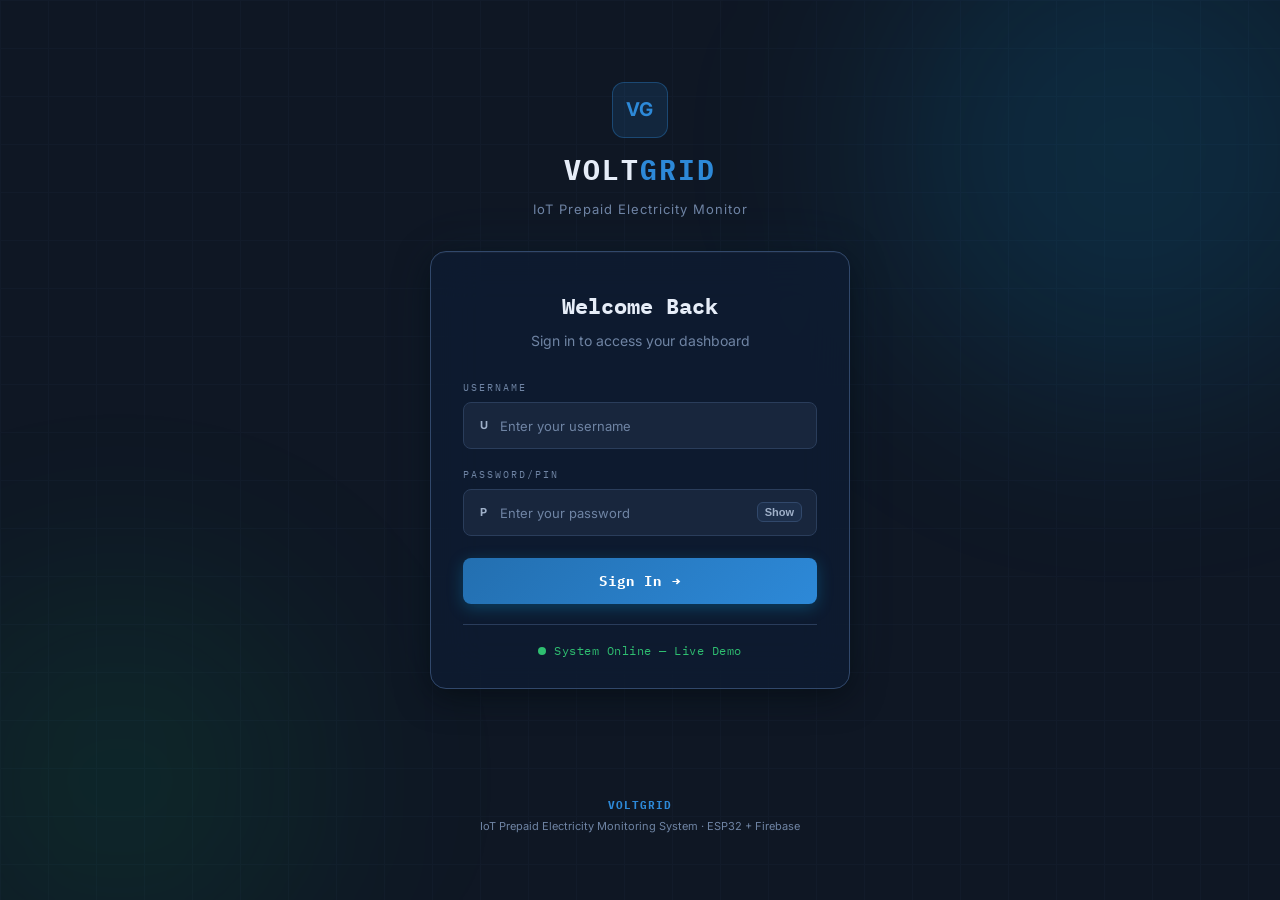
<file: public/index.html>
<!DOCTYPE html>
<html lang="en">

<head>
  <meta charset="UTF-8" />
  <meta name="viewport" content="width=device-width, initial-scale=1.0" />
  <title>VoltGrid — Sign In</title>
  <meta name="description" content="Sign in to VoltGrid IoT Prepaid Electricity Monitoring System dashboard." />
  <link rel="stylesheet" href="css/styles.css"/>
</head>

<body class="login-page">

  <!-- ── ANIMATED GRID BACKGROUND ── -->
  <div class="login-grid-bg"></div>
  <div class="login-glow login-glow-1"></div>
  <div class="login-glow login-glow-2"></div>

  <!-- ── LOGIN CONTAINER ── -->
  <main class="login-container">

    <!-- ── BRAND ── -->
    <div class="login-brand">
      <div class="login-logo-icon">VG</div>
      <div class="login-logo-text">VOLT<span class="logo-accent">GRID</span></div>
      <div class="login-tagline">IoT Prepaid Electricity Monitor</div>
    </div>

    <!-- ── LOGIN CARD ── -->
    <div class="login-card">
      <div class="login-card-header">
        <h1 class="login-title">Welcome Back</h1>
        <p class="login-subtitle">Sign in to access your dashboard</p>
      </div>

      <form class="login-form" id="login-form" autocomplete="off">
        <!-- Error message -->
        <div class="login-error" id="login-error" role="alert" aria-live="polite"></div>

        <div class="form-group">
          <label for="login-username" class="form-label">USERNAME</label>
          <div class="form-input-wrap">
            <span class="form-input-icon">U</span>
            <input type="text" id="login-username" class="form-input" placeholder="Enter your username"
              autocomplete="username" required />
          </div>
        </div>

        <div class="form-group">
          <label for="login-password" class="form-label">PASSWORD/PIN</label>
          <div class="form-input-wrap">
            <span class="form-input-icon">P</span>
            <input type="password" id="login-password" class="form-input" placeholder="Enter your password"
              autocomplete="current-password" required />
            <button type="button" class="password-toggle" id="password-toggle" aria-label="Toggle password visibility">
              <span id="eye-icon">Show</span>
            </button>
          </div>
        </div>

        <button type="submit" class="login-btn" id="login-btn">
          <span class="login-btn-text">Sign In</span>
          <span class="login-btn-arrow">→</span>
        </button>
      </form>

      <div class="login-card-footer">
        <div class="login-status">
          <span class="pulse-dot"></span>
          <span>System Online — Live Demo</span>
        </div>
      </div>
    </div>



  </main>

  <!-- ── FOOTER ── -->
  <footer class="login-footer">
    <div class="footer-logo">VOLTGRID</div>
    <div class="footer-text">IoT Prepaid Electricity Monitoring System · ESP32 + Firebase
    </div>
  </footer>

  <script src="js/auth.js"></script>
  <script>
    // Initialize user database (hashes default passwords on first run)
    VoltAuth.initUsers().then(() => {
      // If already logged in, redirect to appropriate dashboard
      VoltAuth.redirectIfLoggedIn();
    });

    // ── Login Form Handler ──
    const form = document.getElementById('login-form');
    const errorEl = document.getElementById('login-error');
    const btn = document.getElementById('login-btn');
    const passwordInput = document.getElementById('login-password');
    const passwordToggle = document.getElementById('password-toggle');
    const eyeIcon = document.getElementById('eye-icon');

    // Toggle password visibility
    passwordToggle.addEventListener('click', () => {
      const isPassword = passwordInput.type === 'password';
      passwordInput.type = isPassword ? 'text' : 'password';
      eyeIcon.textContent = isPassword ? 'Hide' : 'Show';
    });

    form.addEventListener('submit', (e) => {
      e.preventDefault();
      errorEl.textContent = '';
      errorEl.classList.remove('visible');

      const username = document.getElementById('login-username').value;
      const password = document.getElementById('login-password').value;

      // Button loading state
      btn.classList.add('loading');
      btn.disabled = true;

      // Small delay for UX, then async login
      setTimeout(async () => {
        const result = await VoltAuth.login(username, password);

        if (result.success) {
          btn.classList.remove('loading');
          btn.classList.add('success');
          document.querySelector('.login-btn-text').textContent = 'Success!';
          document.querySelector('.login-btn-arrow').textContent = 'Done';

          // Redirect after brief success animation
          setTimeout(() => {
            if (result.user.role === 'admin') {
              window.location.href = 'admin.html';
            } else {
              window.location.href = 'user.html';
            }
          }, 600);
        } else {
          btn.classList.remove('loading');
          btn.disabled = false;
          errorEl.textContent = result.error;
          errorEl.classList.add('visible');

          // Shake the card
          document.querySelector('.login-card').classList.add('shake');
          setTimeout(() => {
            document.querySelector('.login-card').classList.remove('shake');
          }, 500);
        }
      }, 800);
    });
  </script>
</body>

</html>
</file>
<file: public/css/styles.css>
/* ============================================================
   VoltGrid — IoT Prepaid Electricity Monitor
   styles.css
   ============================================================ */

/* ── Google Fonts ── */
@import url('https://fonts.googleapis.com/css2?family=Inter:wght@400;500;600;700&family=IBM+Plex+Mono:wght@400;500&display=swap');

/* ── CSS Variables ── */
:root {
  --bg: #0f1724;
  --bg2: #121d2f;
  --bg3: #18263d;
  --surface: #16253b;
  --surface2: #1d2f4b;
  --border: #2a3d5b;
  --border2: #31486b;

  --text: #e6edf8;
  --text2: #9fb0c9;
  --text3: #6f84a4;

  --green: #2fbf71;
  --green-dim: #2fbf7122;
  --red: #d94b4b;
  --red-dim: #d94b4b22;
  --yellow: #d9a441;
  --yellow-dim: #d9a44122;
  --blue: #5aa9e6;
  --blue-dim: #5aa9e622;
  --accent: #2d89d8;
  --accent2: #236fb0;

  --mono: "IBM Plex Mono", "SF Mono", "Monaco", monospace;
  --sans: "Inter", -apple-system, BlinkMacSystemFont, "Segoe UI", "Roboto", "Oxygen", "Ubuntu", "Cantarell", "Fira Sans", "Droid Sans", "Helvetica Neue", sans-serif;

  --radius: 8px;
  --radius-lg: 14px;
  --shadow: 0 10px 24px rgba(1, 8, 20, 0.3);
  --glow-green: 0 0 10px rgba(47, 191, 113, 0.25);
  --glow-blue: 0 0 12px rgba(45, 137, 216, 0.2);
}

/* ── Reset ── */
*,
*::before,
*::after {
  box-sizing: border-box;
  margin: 0;
  padding: 0;
}

html {
  scroll-behavior: smooth;
}

body {
  background: var(--bg);
  color: var(--text);
  font-family: var(--sans);
  font-size: 15px;
  line-height: 1.6;
  min-height: 100vh;
}

body.modal-open {
  overflow: hidden;
}

a {
  text-decoration: none;
  color: inherit;
}

ul {
  list-style: none;
}

img {
  max-width: 100%;
}

/* ── NAV ── */
.nav {
  position: sticky;
  top: 0;
  z-index: 100;
  background: rgba(6, 13, 26, 0.92);
  backdrop-filter: blur(12px);
  border-bottom: 1px solid var(--border);
}

.nav-inner {
  max-width: 1280px;
  margin: 0 auto;
  padding: 0 24px;
  height: 60px;
  display: flex;
  align-items: center;
  gap: 32px;
}

.nav-logo {
  display: flex;
  align-items: center;
  gap: 8px;
  font-family: var(--mono);
  font-weight: 700;
  font-size: 15px;
  letter-spacing: 1px;
}

.logo-icon {
  width: 24px;
  height: 24px;
  border-radius: 6px;
  border: 1px solid rgba(45, 137, 216, 0.35);
  background: rgba(45, 137, 216, 0.14);
  color: var(--accent);
  display: inline-flex;
  align-items: center;
  justify-content: center;
  font-size: 10px;
  font-weight: 700;
  letter-spacing: 0.6px;
}

.logo-accent {
  color: var(--accent);
}

.nav-links {
  display: flex;
  gap: 4px;
  margin-left: 8px;
}

.nav-link {
  padding: 6px 14px;
  border-radius: var(--radius);
  font-size: 14px;
  color: var(--text2);
  transition: all 0.2s;
}

.nav-link:hover,
.nav-link.active {
  color: var(--text);
  background: var(--surface);
}

.nav-link.active {
  color: var(--accent);
}

.nav-status {
  margin-left: auto;
  display: flex;
  align-items: center;
  gap: 8px;
  font-family: var(--mono);
  font-size: 12px;
  color: var(--green);
  background: var(--green-dim);
  border: 1px solid var(--green);
  padding: 4px 12px;
  border-radius: 20px;
}

.btn-launch {
  margin-left: auto;
  display: flex;
  align-items: center;
  gap: 8px;
  background: var(--accent2);
  color: #fff;
  padding: 7px 18px;
  border-radius: var(--radius);
  font-size: 13px;
  font-weight: 600;
  transition: all 0.2s;
}

.btn-launch:hover {
  background: var(--accent);
}

.btn-dot {
  width: 7px;
  height: 7px;
  background: var(--green);
  border-radius: 50%;
  animation: blink 1.4s infinite;
}

/* ── STATUS DOTS ── */
.status-dot {
  display: inline-block;
  width: 8px;
  height: 8px;
  border-radius: 50%;
}

.status-dot.green {
  background: var(--green);
  box-shadow: var(--glow-green);
}

.status-dot.red {
  background: var(--red);
}

.status-dot.yellow {
  background: var(--yellow);
}

.pulse-dot {
  display: inline-block;
  width: 8px;
  height: 8px;
  background: var(--green);
  border-radius: 50%;
  animation: pulse 1.6s infinite;
}

@keyframes pulse {
  0% {
    box-shadow: 0 0 0 0 rgba(0, 230, 118, 0.7);
  }

  70% {
    box-shadow: 0 0 0 8px rgba(0, 230, 118, 0);
  }

  100% {
    box-shadow: 0 0 0 0 rgba(0, 230, 118, 0);
  }
}

@keyframes blink {

  0%,
  100% {
    opacity: 1;
  }

  50% {
    opacity: 0.3;
  }
}

/* ── BUTTONS ── */
.btn-primary {
  display: inline-flex;
  align-items: center;
  gap: 8px;
  background: var(--accent);
  color: #000;
  font-weight: 700;
  font-size: 15px;
  padding: 12px 28px;
  border-radius: var(--radius);
  transition: all 0.2s;
  box-shadow: var(--glow-blue);
}

.btn-primary:hover {
  background: #33c7ff;
  transform: translateY(-1px);
}

.btn-primary.large {
  padding: 16px 40px;
  font-size: 17px;
}

.btn-ghost {
  display: inline-flex;
  align-items: center;
  gap: 8px;
  border: 1px solid var(--border2);
  color: var(--text2);
  font-size: 15px;
  padding: 12px 28px;
  border-radius: var(--radius);
  transition: all 0.2s;
}

.btn-ghost:hover {
  border-color: var(--accent);
  color: var(--accent);
}

/* ── HERO ── */
.hero {
  position: relative;
  overflow: hidden;
  min-height: 88vh;
  display: flex;
  align-items: center;
  padding: 60px 24px;
  max-width: 1280px;
  margin: 0 auto;
  gap: 60px;
}

.hero-grid-bg {
  position: absolute;
  inset: 0;
  background-image:
    linear-gradient(var(--border) 1px, transparent 1px),
    linear-gradient(90deg, var(--border) 1px, transparent 1px);
  background-size: 48px 48px;
  opacity: 0.18;
  pointer-events: none;
}

.hero-content {
  flex: 1;
  min-width: 0;
  position: relative;
}

.hero-badge {
  display: inline-flex;
  align-items: center;
  gap: 8px;
  background: var(--green-dim);
  border: 1px solid var(--green);
  color: var(--green);
  font-size: 12px;
  font-family: var(--mono);
  padding: 5px 14px;
  border-radius: 20px;
  margin-bottom: 28px;
}

.hero-title {
  font-family: var(--mono);
  font-size: clamp(2rem, 4vw, 3.2rem);
  font-weight: 700;
  line-height: 1.15;
  letter-spacing: -0.5px;
  margin-bottom: 20px;
}

.title-accent {
  color: var(--accent);
}

.hero-desc {
  color: var(--text2);
  font-size: 16px;
  max-width: 480px;
  margin-bottom: 36px;
  line-height: 1.7;
}

.hero-actions {
  display: flex;
  gap: 16px;
  flex-wrap: wrap;
}

/* ── HERO VISUAL CARD ── */
.hero-visual {
  flex: 0 0 380px;
}

.hw-card {
  background: var(--surface);
  border: 1px solid var(--border2);
  border-radius: var(--radius-lg);
  padding: 28px;
  box-shadow: var(--shadow), var(--glow-blue);
  position: relative;
}

.hw-header {
  font-family: var(--mono);
  font-size: 11px;
  color: var(--accent);
  letter-spacing: 2px;
  margin-bottom: 20px;
  padding-bottom: 12px;
  border-bottom: 1px solid var(--border);
}

.hw-metrics {
  display: grid;
  grid-template-columns: 1fr 1fr;
  gap: 16px;
  margin-bottom: 20px;
}

.hw-metric {
  background: var(--bg3);
  border: 1px solid var(--border);
  border-radius: var(--radius);
  padding: 12px;
  text-align: center;
}

.hw-val {
  display: block;
  font-family: var(--mono);
  font-size: 22px;
  font-weight: 700;
  color: var(--text);
  transition: all 0.3s;
}

.hw-unit {
  font-size: 11px;
  color: var(--accent);
  font-family: var(--mono);
  margin-left: 2px;
}

.hw-label {
  display: block;
  font-size: 10px;
  color: var(--text3);
  font-family: var(--mono);
  margin-top: 2px;
  text-transform: uppercase;
  letter-spacing: 1px;
}

.hw-bar {
  margin-top: 4px;
}

.hw-bar-label {
  font-size: 11px;
  color: var(--text2);
  margin-bottom: 6px;
  font-family: var(--mono);
}

.hw-bar-track {
  height: 6px;
  background: var(--bg3);
  border-radius: 3px;
  overflow: hidden;
  margin-bottom: 6px;
}

.hw-bar-fill {
  height: 100%;
  background: linear-gradient(90deg, var(--accent2), var(--accent));
  border-radius: 3px;
  transition: width 0.6s ease;
}

.hw-bar-val {
  font-family: var(--mono);
  font-size: 13px;
  color: var(--green);
}

.hw-status {
  display: flex;
  align-items: center;
  gap: 8px;
  margin-top: 16px;
  padding-top: 16px;
  border-top: 1px solid var(--border);
  font-family: var(--mono);
  font-size: 11px;
  color: var(--green);
  letter-spacing: 1px;
}

/* ── SECTIONS ── */
.section {
  padding: 80px 24px;
}

.dark-section {
  background: var(--bg2);
}

.container {
  max-width: 1280px;
  margin: 0 auto;
}

.center-content {
  text-align: center;
  display: flex;
  flex-direction: column;
  align-items: center;
}

.section-label {
  font-family: var(--mono);
  font-size: 11px;
  letter-spacing: 3px;
  color: var(--accent);
  text-transform: uppercase;
  margin-bottom: 12px;
}

.section-title {
  font-family: var(--mono);
  font-size: clamp(1.5rem, 3vw, 2.4rem);
  font-weight: 700;
  margin-bottom: 16px;
}

.section-desc {
  color: var(--text2);
  font-size: 16px;
  max-width: 640px;
  margin-bottom: 48px;
  line-height: 1.7;
}

/* ── FEATURES GRID ── */
.features-grid {
  display: grid;
  grid-template-columns: repeat(auto-fill, minmax(240px, 1fr));
  gap: 20px;
}

.feature-card {
  background: var(--surface);
  border: 1px solid var(--border);
  border-radius: var(--radius-lg);
  padding: 24px;
  transition: border-color 0.2s, transform 0.2s;
}

.feature-card:hover {
  border-color: var(--accent);
  transform: translateY(-2px);
}

.feature-icon {
  font-size: 28px;
  margin-bottom: 12px;
}

.feature-card h3 {
  font-size: 15px;
  font-weight: 600;
  margin-bottom: 8px;
}

.feature-card p {
  color: var(--text2);
  font-size: 13px;
  line-height: 1.6;
}

/* ── ARCHITECTURE DIAGRAM ── */
.arch-diagram {
  display: flex;
  align-items: center;
  gap: 0;
  flex-wrap: wrap;
  justify-content: center;
}

.arch-node {
  background: var(--surface);
  border: 1px solid var(--border2);
  border-radius: var(--radius-lg);
  padding: 28px 24px;
  min-width: 220px;
  max-width: 260px;
  flex: 1;
}

.hw-node {
  border-color: var(--accent2);
}

.cloud-node {
  border-color: var(--yellow);
}

.web-node {
  border-color: var(--green);
}

.arch-icon {
  font-size: 32px;
  margin-bottom: 8px;
}

.arch-node-title {
  font-family: var(--mono);
  font-size: 13px;
  font-weight: 700;
  margin-bottom: 12px;
  color: var(--text);
  letter-spacing: 1px;
}

.arch-list li {
  font-size: 12px;
  color: var(--text2);
  padding: 3px 0;
  border-bottom: 1px solid var(--border);
}

.arch-list li:last-child {
  border: none;
}

.arch-arrow {
  display: flex;
  flex-direction: column;
  align-items: center;
  gap: 4px;
  padding: 0 12px;
  flex: 0 0 auto;
  font-family: var(--mono);
  font-size: 10px;
  color: var(--text3);
}

.arrow-line {
  width: 60px;
  height: 2px;
  background: linear-gradient(90deg, var(--border2), var(--accent), var(--border2));
  position: relative;
}

.arrow-line::after {
  content: '';
  position: absolute;
  right: -5px;
  top: -4px;
  border: 5px solid transparent;
  border-left-color: var(--accent);
}

/* ── HW TABLE ── */
.hw-table-wrap {
  overflow-x: auto;
}

.hw-table {
  width: 100%;
  border-collapse: collapse;
  font-size: 13px;
}

.hw-table th {
  background: var(--surface2);
  color: var(--text2);
  font-family: var(--mono);
  font-size: 11px;
  letter-spacing: 1px;
  text-transform: uppercase;
  padding: 12px 16px;
  text-align: left;
  border-bottom: 2px solid var(--border2);
}

.hw-table td {
  padding: 12px 16px;
  border-bottom: 1px solid var(--border);
  color: var(--text);
}

.hw-table tr:hover td {
  background: var(--surface);
}

.hw-table td:first-child {
  font-family: var(--mono);
  font-size: 11px;
  color: var(--text3);
}

.badge {
  display: inline-block;
  padding: 3px 10px;
  border-radius: 20px;
  font-size: 11px;
  font-family: var(--mono);
  font-weight: 700;
}

.badge.green {
  background: var(--green-dim);
  color: var(--green);
  border: 1px solid var(--green);
}

.badge.red {
  background: var(--red-dim);
  color: var(--red);
}

.badge.yellow {
  background: var(--yellow-dim);
  color: var(--yellow);
}

/* ── LIVE STATUS BANNER (HOME) ── */
.live-status-banner {
  display: flex;
  align-items: center;
  gap: 24px;
  background: var(--surface);
  border: 1px solid var(--green);
  border-radius: var(--radius-lg);
  padding: 28px 36px;
  margin-bottom: 36px;
  box-shadow: var(--glow-green);
}

.live-dot-big {
  width: 24px;
  height: 24px;
  background: var(--green);
  border-radius: 50%;
  animation: pulse 1.6s infinite;
  flex-shrink: 0;
}

.live-big-text {
  font-family: var(--mono);
  font-size: 2rem;
  font-weight: 700;
  color: var(--green);
  letter-spacing: 4px;
}

.live-sub {
  font-size: 13px;
  color: var(--text2);
  margin-top: 4px;
}

/* ── FOOTER ── */
.footer {
  background: var(--bg2);
  border-top: 1px solid var(--border);
  padding: 28px 24px;
}

.footer-inner {
  max-width: 1280px;
  margin: 0 auto;
  display: flex;
  align-items: center;
  justify-content: space-between;
  gap: 16px;
  flex-wrap: wrap;
}

.footer-logo {
  font-family: var(--mono);
  font-size: 13px;
  font-weight: 700;
  color: var(--accent);
}

.footer-text {
  font-size: 12px;
  color: var(--text3);
}

/* ═══════════════════════════════════════════════════
   DASHBOARD PAGE
═══════════════════════════════════════════════════ */

.dash-main {
  max-width: 1440px;
  margin: 0 auto;
  padding: 24px 24px 60px;
}

.dash-section-label {
  font-family: var(--mono);
  font-size: 11px;
  letter-spacing: 1.2px;
  color: var(--accent);
  text-transform: uppercase;
  margin: 32px 0 12px;
}

/* ── STATUS BANNER ── */
.status-banner {
  display: flex;
  align-items: center;
  justify-content: space-between;
  background: var(--surface);
  border: 1px solid var(--border2);
  border-radius: var(--radius-lg);
  padding: 20px 28px;
  margin-bottom: 8px;
  gap: 24px;
  flex-wrap: wrap;
}

.status-banner.offline {
  border-color: var(--red);
  background: var(--red-dim);
}

.sb-left {
  display: flex;
  align-items: center;
  gap: 16px;
}

.sb-dot-wrap {
  width: 44px;
  height: 44px;
  background: var(--bg3);
  border-radius: 50%;
  display: flex;
  align-items: center;
  justify-content: center;
  flex-shrink: 0;
}

.live-indicator {
  width: 18px;
  height: 18px;
  background: var(--green);
  border-radius: 50%;
  animation: pulse 1.6s infinite;
}

.live-indicator.offline {
  background: var(--red);
  animation: none;
}

.sb-title {
  font-family: var(--mono);
  font-size: 16px;
  font-weight: 700;
  color: var(--green);
  letter-spacing: 2px;
}

.sb-title.offline {
  color: var(--red);
}

.sb-sub {
  font-size: 12px;
  color: var(--text2);
  margin-top: 2px;
}

.sb-right {
  display: flex;
  gap: 32px;
}

.sb-stat {
  text-align: center;
}

.sb-stat-val {
  display: block;
  font-family: var(--mono);
  font-size: 20px;
  font-weight: 700;
  color: var(--text);
}

.sb-stat-label {
  font-size: 10px;
  color: var(--text3);
  font-family: var(--mono);
  letter-spacing: 1px;
}

/* ── TELEMETRY GRID ── */
.telemetry-grid {
  display: grid;
  grid-template-columns: repeat(6, 1fr);
  gap: 14px;
}

.t-card {
  background: var(--surface);
  border: 1px solid var(--border);
  border-radius: var(--radius-lg);
  padding: 18px 16px;
  transition: border-color 0.2s;
  position: relative;
  overflow: hidden;
}

.t-card::before {
  content: '';
  position: absolute;
  top: 0;
  left: 0;
  right: 0;
  height: 2px;
  background: var(--accent);
  opacity: 0.5;
}

.t-card.updated {
  border-color: var(--accent);
  box-shadow: 0 0 12px rgba(0, 180, 255, 0.15);
}

.t-label {
  font-family: var(--mono);
  font-size: 9px;
  color: var(--text3);
  letter-spacing: 2px;
  text-transform: uppercase;
  margin-bottom: 8px;
}

.t-value {
  display: flex;
  align-items: baseline;
  gap: 4px;
  margin-bottom: 10px;
}

.t-value span:first-child {
  font-family: var(--mono);
  font-size: 26px;
  font-weight: 700;
  color: var(--text);
  transition: color 0.2s;
}

.t-unit {
  font-size: 12px;
  color: var(--accent);
  font-family: var(--mono);
}

.t-bar-wrap {
  height: 3px;
  background: var(--bg3);
  border-radius: 2px;
  overflow: hidden;
  margin-bottom: 6px;
}

.t-bar {
  height: 100%;
  background: linear-gradient(90deg, var(--accent2), var(--accent));
  border-radius: 2px;
  transition: width 0.4s ease;
}

.t-sub {
  font-size: 10px;
  color: var(--text3);
  font-family: var(--mono);
}

/* ── MID GRID ── */
.mid-grid {
  display: grid;
  grid-template-columns: 1fr 380px;
  gap: 24px;
  margin-top: 4px;
}

/* ── SOURCE CONTROLS ── */
.source-control-btns {
  display: flex;
  gap: 8px;
  margin-top: 16px;
  padding-top: 16px;
  border-top: 1px solid var(--border);
}

.src-btn {
  flex: 1;
  background: var(--bg3);
  border: 1px solid var(--border);
  color: var(--text3);
  padding: 8px;
  border-radius: var(--radius);
  font-family: var(--mono);
  font-size: 10px;
  font-weight: 700;
  cursor: pointer;
  transition: all 0.2s;
  text-transform: uppercase;
  letter-spacing: 1px;
  text-align: center;
  user-select: none;
  outline: none;
}

.src-btn:hover {
  border-color: var(--accent);
  color: var(--text);
}

.src-btn.active-on {
  background: rgba(0, 230, 118, 0.1);
  border-color: var(--green);
  color: var(--green);
}

.src-btn.active-off {
  background: rgba(255, 82, 82, 0.1);
  border-color: var(--red);
  color: var(--red);
}

.source-metrics {
  display: flex;
  gap: 20px;
  background: var(--bg2);
  padding: 12px;
  border-radius: var(--radius);
  margin: 12px 0;
  border: 1px solid var(--border2);
}

.sm-item {
  display: flex;
  flex-direction: column;
  gap: 4px;
}

.sm-label {
  font-family: var(--mono);
  font-size: 8px;
  color: var(--text3);
  text-transform: uppercase;
  letter-spacing: 1px;
}

.sm-val-wrap {
  display: flex;
  align-items: baseline;
  gap: 2px;
}

.sm-val {
  font-family: var(--mono);
  font-size: 14px;
  font-weight: 700;
  color: var(--text);
}

.sm-unit {
  font-family: var(--mono);
  font-size: 9px;
  color: var(--accent);
}

/* ── ROOM GRID ── */
.room-grid {
  display: grid;
  grid-template-columns: repeat(auto-fill, minmax(280px, 1fr));
  gap: 16px;
}

.room-card {
  background: var(--surface);
  border: 1px solid var(--border);
  border-radius: var(--radius-lg);
  padding: 22px;
  transition: border-color 0.2s;
}

.room-card.relay-on {
  border-color: var(--green);
}

.room-card.relay-off {
  border-color: var(--border);
  opacity: 0.75;
}

.room-card.low-credit {
  border-color: var(--yellow);
}

.room-header {
  display: flex;
  justify-content: space-between;
  align-items: center;
  margin-bottom: 18px;
}

.room-name {
  font-family: var(--mono);
  font-size: 14px;
  font-weight: 700;
}

.room-relay-badge {
  display: inline-flex;
  align-items: center;
  gap: 5px;
  padding: 3px 10px;
  border-radius: 20px;
  font-family: var(--mono);
  font-size: 10px;
  font-weight: 700;
  letter-spacing: 1px;
}

.relay-on-badge {
  background: var(--green-dim);
  color: var(--green);
  border: 1px solid var(--green);
}

.relay-off-badge {
  background: var(--red-dim);
  color: var(--red);
  border: 1px solid var(--red);
}

.room-stats {
  display: flex;
  flex-direction: column;
  gap: 10px;
}

.room-stat-row {
  display: flex;
  justify-content: space-between;
  align-items: center;
  font-size: 13px;
}

.rsr-label {
  color: var(--text2);
}

.rsr-val {
  font-family: var(--mono);
  font-size: 13px;
  color: var(--text);
  font-weight: 600;
}

.rsr-val.credit {
  color: var(--green);
  font-size: 15px;
}

.rsr-val.warn {
  color: var(--yellow);
}

.credit-bar-wrap {
  height: 4px;
  background: var(--bg3);
  border-radius: 2px;
  overflow: hidden;
  margin-top: 4px;
}

.credit-bar {
  height: 100%;
  border-radius: 2px;
  transition: width 0.5s ease, background 0.3s;
}

.credit-bar.high {
  background: var(--green);
}

.credit-bar.mid {
  background: var(--yellow);
}

.credit-bar.low {
  background: var(--red);
}

/* ── EVENT LOG ── */
.event-log-wrap {
  background: var(--bg3);
  border: 1px solid var(--border);
  border-radius: var(--radius-lg);
  height: 100%;
  overflow: hidden;
  display: flex;
  flex-direction: column;
  box-shadow: 0 0 12px rgba(0, 180, 255, 0.14);
}

.event-log {
  flex: 1;
  overflow-y: auto;
  padding: 12px;
  display: flex;
  flex-direction: column;
  gap: 6px;
}

.event-log-preview-wrap {
  height: 320px;
  margin-top: 2px;
}

.event-log-preview .event-item {
  padding: 7px 9px;
}

.event-log::-webkit-scrollbar {
  width: 4px;
}

.event-log::-webkit-scrollbar-thumb {
  background: var(--border2);
  border-radius: 2px;
}

.event-item {
  display: flex;
  align-items: flex-start;
  gap: 10px;
  padding: 8px 10px;
  border-radius: 6px;
  background: var(--surface);
  border-left: 3px solid var(--border2);
  font-size: 12px;
  animation: slideIn 0.3s ease;
  transition: border-color 0.2s, background 0.2s;
}

@keyframes slideIn {
  from {
    opacity: 0;
    transform: translateX(-8px);
  }

  to {
    opacity: 1;
    transform: none;
  }
}

.event-item.ev-relay-on {
  border-color: var(--green);
}

.event-item.ev-relay-off {
  border-color: var(--red);
}

.event-item.ev-credit {
  border-color: var(--accent);
}

.event-item.ev-warn {
  border-color: var(--yellow);
}

.event-item.ev-login {
  border-color: var(--text3);
}

.event-icon {
  min-width: 44px;
  text-align: center;
  padding: 2px 8px;
  border: 1px solid var(--border2);
  border-radius: 999px;
  font-size: 9px;
  font-weight: 700;
  letter-spacing: 0.8px;
  color: var(--text2);
  text-transform: uppercase;
  flex-shrink: 0;
  margin-top: 2px;
}

.event-body {
  flex: 1;
}

.event-msg {
  color: var(--text);
  line-height: 1.4;
}

.event-time {
  font-family: var(--mono);
  font-size: 10px;
  color: var(--text3);
  margin-top: 2px;
}

.event-details { display: none; }

.tx-log-toggle {
  width: 100%;
  text-align: left;
  background: transparent;
  border: 0;
  padding: 0;
  cursor: pointer;
  transition: color 0.2s ease, text-shadow 0.2s ease, transform 0.2s ease;
}

.tx-log-toggle:hover {
  color: var(--accent);
  text-shadow: none;
  transform: none;
  animation: none;
}

@keyframes txLogGlowPulse {
  0% {
    text-shadow: 0 0 8px rgba(0, 180, 255, 0.5), 0 0 16px rgba(0, 180, 255, 0.25);
  }
  50% {
    text-shadow: 0 0 16px rgba(0, 180, 255, 0.95), 0 0 30px rgba(0, 180, 255, 0.55);
  }
  100% {
    text-shadow: 0 0 8px rgba(0, 180, 255, 0.5), 0 0 16px rgba(0, 180, 255, 0.25);
  }
}

.tx-log-overlay {
  position: fixed;
  inset: 0;
  background: rgba(3, 8, 16, 0.78);
  backdrop-filter: blur(2px);
  z-index: 1200;
  opacity: 0;
  visibility: hidden;
  pointer-events: none;
  transition: opacity 0.22s ease, visibility 0.22s ease;
}

.tx-log-overlay.open {
  opacity: 1;
  visibility: visible;
  pointer-events: auto;
}

.tx-log-panel {
  width: min(1020px, calc(100vw - 48px));
  height: min(82vh, 760px);
  margin: 56px auto;
  background: var(--surface);
  border: 1px solid var(--border);
  border-radius: var(--radius-lg);
  padding: 20px;
  display: flex;
  flex-direction: column;
  gap: 14px;
  transform: translateY(12px) scale(0.985);
  transition: transform 0.24s ease;
}

.tx-log-overlay.open .tx-log-panel {
  transform: translateY(0) scale(1);
}

.tx-log-header {
  display: flex;
  align-items: center;
  justify-content: space-between;
  gap: 12px;
}

.tx-log-close {
  border: 1px solid var(--border2);
  background: var(--bg2);
  color: var(--text2);
  width: 30px;
  height: 30px;
  border-radius: 6px;
  font-family: var(--mono);
  font-size: 16px;
  line-height: 1;
  cursor: pointer;
  transition: all 0.2s;
}

.tx-log-close:hover {
  border-color: var(--accent);
  color: var(--accent);
}

/* ── CHARTS GRID ── */
.charts-grid {
  display: grid;
  grid-template-columns: 1fr 1fr;
  gap: 16px;
}

.chart-card {
  background: var(--surface);
  border: 1px solid var(--border);
  border-radius: var(--radius-lg);
  padding: 22px;
}

.chart-card.wide {
  grid-column: 1 / -1;
}

.chart-card-header {
  display: flex;
  align-items: center;
  justify-content: space-between;
  gap: 12px;
  flex-wrap: wrap;
  margin-bottom: 16px;
}

.chart-title {
  font-family: var(--mono);
  font-size: 11px;
  color: var(--text2);
  letter-spacing: 1px;
  text-transform: uppercase;
  margin-bottom: 0;
}

/* ── CHART PERIOD TABS ── */
.chart-tabs {
  display: flex;
  gap: 4px;
  background: var(--bg3);
  border: 1px solid var(--border);
  border-radius: 8px;
  padding: 3px;
}

.chart-tab {
  font-family: var(--mono);
  font-size: 10px;
  letter-spacing: 1px;
  text-transform: uppercase;
  color: var(--text3);
  background: transparent;
  border: none;
  cursor: pointer;
  padding: 5px 12px;
  border-radius: 5px;
  transition: background 0.18s, color 0.18s;
}

.chart-tab:hover {
  color: var(--text);
  background: var(--surface);
}

.chart-tab.active {
  background: var(--accent2);
  color: #fff;
  box-shadow: 0 0 8px rgba(0, 100, 255, 0.3);
}



/* ── RESPONSIVE ── */
@media (max-width: 1100px) {
  .telemetry-grid {
    grid-template-columns: repeat(3, 1fr);
  }

  .mid-grid {
    grid-template-columns: 1fr;
  }

  .event-log-wrap {
    height: 280px;
  }
}

@media (max-width: 820px) {
  .hero {
    flex-direction: column;
    min-height: auto;
  }

  .hero-visual {
    flex: none;
    width: 100%;
    max-width: 420px;
  }

  .telemetry-grid {
    grid-template-columns: repeat(2, 1fr);
  }

  .charts-grid {
    grid-template-columns: 1fr;
  }

  .chart-card.wide {
    grid-column: auto;
  }

  .arch-diagram {
    flex-direction: column;
    align-items: stretch;
  }

  .arch-arrow {
    flex-direction: row;
    padding: 8px 0;
  }

  .arrow-line {
    width: 40px;
  }

  .sb-right {
    display: none;
  }
}

@media (max-width: 540px) {
  .telemetry-grid {
    grid-template-columns: repeat(2, 1fr);
  }

  .nav-links {
    display: none;
  }

  .btn-launch {
    margin-left: auto;
  }

  .hero-title {
    font-size: 1.7rem;
  }

  .room-grid {
    grid-template-columns: 1fr;
  }
}

/* ═══════════════════════════════════════════════════
   LOGIN PAGE
═══════════════════════════════════════════════════ */

.login-page {
  min-height: 100vh;
  display: flex;
  flex-direction: column;
  align-items: center;
  position: relative;
  overflow-y: auto;
  overflow-x: hidden;
  padding: 40px 20px;
}

/* ── Animated Background ── */
.login-grid-bg {
  position: fixed;
  inset: 0;
  background-image:
    linear-gradient(var(--border) 1px, transparent 1px),
    linear-gradient(90deg, var(--border) 1px, transparent 1px);
  background-size: 48px 48px;
  opacity: 0.12;
  pointer-events: none;
  z-index: 0;
}

.login-glow {
  position: fixed;
  border-radius: 50%;
  filter: blur(100px);
  pointer-events: none;
  z-index: 0;
}

.login-glow-1 {
  width: 500px;
  height: 500px;
  background: rgba(0, 180, 255, 0.12);
  top: -100px;
  right: -100px;
  animation: floatGlow1 8s ease-in-out infinite;
}

.login-glow-2 {
  width: 400px;
  height: 400px;
  background: rgba(0, 230, 118, 0.08);
  bottom: -80px;
  left: -80px;
  animation: floatGlow2 10s ease-in-out infinite;
}

@keyframes floatGlow1 {

  0%,
  100% {
    transform: translate(0, 0);
  }

  50% {
    transform: translate(-40px, 40px);
  }
}

@keyframes floatGlow2 {

  0%,
  100% {
    transform: translate(0, 0);
  }

  50% {
    transform: translate(30px, -30px);
  }
}

/* ── Login Container ── */
.login-container {
  margin: auto;
  position: relative;
  z-index: 1;
  display: flex;
  flex-direction: column;
  align-items: center;
  gap: 28px;
  width: 100%;
  max-width: 420px;
}

/* ── Brand ── */
.login-brand {
  text-align: center;
  margin-bottom: 4px;
}

.login-logo-icon {
  width: 56px;
  height: 56px;
  margin: 0 auto 10px;
  border-radius: 12px;
  border: 1px solid rgba(45, 137, 216, 0.35);
  background: rgba(45, 137, 216, 0.14);
  color: var(--accent);
  display: flex;
  align-items: center;
  justify-content: center;
  font-size: 19px;
  font-weight: 700;
  letter-spacing: 0.8px;
  filter: none;
}

.login-logo-text {
  font-family: var(--mono);
  font-size: 28px;
  font-weight: 700;
  letter-spacing: 2px;
  color: var(--text);
}

.login-tagline {
  font-size: 13px;
  color: var(--text3);
  margin-top: 6px;
  letter-spacing: 1px;
}

/* ── Login Card (Glassmorphism) ── */
.login-card {
  width: 100%;
  background: rgba(14, 28, 51, 0.75);
  backdrop-filter: blur(24px);
  -webkit-backdrop-filter: blur(24px);
  border: 1px solid var(--border2);
  border-radius: 16px;
  padding: 36px 32px 28px;
  box-shadow:
    0 8px 32px rgba(0, 0, 0, 0.5),
    0 0 60px rgba(0, 180, 255, 0.06),
    inset 0 1px 0 rgba(255, 255, 255, 0.04);
  transition: transform 0.3s, box-shadow 0.3s;
}

.login-card:hover {
  box-shadow:
    0 12px 40px rgba(0, 0, 0, 0.6),
    0 0 80px rgba(0, 180, 255, 0.1),
    inset 0 1px 0 rgba(255, 255, 255, 0.06);
}

.login-card.shake {
  animation: shakeCard 0.5s ease;
}

@keyframes shakeCard {

  0%,
  100% {
    transform: translateX(0);
  }

  20% {
    transform: translateX(-10px);
  }

  40% {
    transform: translateX(10px);
  }

  60% {
    transform: translateX(-6px);
  }

  80% {
    transform: translateX(6px);
  }
}

/* ── Card Header ── */
.login-card-header {
  text-align: center;
  margin-bottom: 28px;
}

.login-title {
  font-family: var(--mono);
  font-size: 22px;
  font-weight: 700;
  color: var(--text);
  margin-bottom: 6px;
}

.login-subtitle {
  font-size: 14px;
  color: var(--text3);
}

/* ── Error Message ── */
.login-error {
  font-size: 13px;
  color: var(--red);
  background: var(--red-dim);
  border: 1px solid var(--red);
  border-radius: var(--radius);
  padding: 10px 14px;
  margin-bottom: 16px;
  display: none;
  text-align: center;
  font-family: var(--sans);
}

.login-error.visible {
  display: block;
  animation: slideIn 0.3s ease;
}

/* ── Form ── */
.login-form {
  display: flex;
  flex-direction: column;
  gap: 18px;
}

.form-group {
  display: flex;
  flex-direction: column;
  gap: 6px;
}

.form-label {
  font-family: var(--mono);
  font-size: 10px;
  letter-spacing: 2px;
  color: var(--text3);
  text-transform: uppercase;
}

.form-input-wrap {
  display: flex;
  align-items: center;
  background: var(--bg3);
  border: 1px solid var(--border);
  border-radius: var(--radius);
  padding: 0 14px;
  transition: border-color 0.2s, box-shadow 0.2s;
}

.form-input-wrap:focus-within {
  border-color: var(--accent);
  box-shadow: 0 0 0 3px rgba(0, 180, 255, 0.12);
}

.form-input-icon {
  min-width: 12px;
  text-align: center;
  font-size: 11px;
  font-weight: 700;
  letter-spacing: 0.5px;
  margin-right: 10px;
  flex-shrink: 0;
  color: var(--text2);
  opacity: 1;
}

.form-input {
  flex: 1;
  background: transparent;
  border: none;
  outline: none;
  color: var(--text);
  font-family: var(--sans);
  font-size: 15px;
  padding: 13px 0;
  min-width: 0;
}

/* Autofill cleaning */
.form-input:-webkit-autofill,
.form-input:-webkit-autofill:hover,
.form-input:-webkit-autofill:focus,
.form-input:-webkit-autofill:active {
  -webkit-box-shadow: 0 0 0 1000px var(--bg3) inset !important;
  -webkit-text-fill-color: var(--text) !important;
  transition: background-color 5000s ease-in-out 0s;
  border-radius: var(--radius);
}

.form-input::placeholder {
  color: var(--text3);
  font-size: 13px;
}

.password-toggle {
  background: var(--surface2);
  border: 1px solid var(--border2);
  border-radius: 6px;
  cursor: pointer;
  color: var(--text2);
  font-size: 11px;
  font-weight: 600;
  padding: 3px 7px;
  opacity: 1;
  transition: all 0.2s;
  flex-shrink: 0;
}

.password-toggle:hover {
  color: var(--text);
  border-color: var(--accent);
}

/* ── Login Button ── */
.login-btn {
  display: flex;
  align-items: center;
  justify-content: center;
  gap: 10px;
  width: 100%;
  padding: 14px 24px;
  background: linear-gradient(135deg, var(--accent2), var(--accent));
  color: #fff;
  font-family: var(--mono);
  font-size: 14px;
  font-weight: 700;
  letter-spacing: 1px;
  border: none;
  border-radius: var(--radius);
  cursor: pointer;
  transition: all 0.3s;
  box-shadow: 0 4px 16px rgba(0, 180, 255, 0.25);
  margin-top: 4px;
  position: relative;
  overflow: hidden;
}

.login-btn:hover:not(:disabled) {
  transform: translateY(-1px);
  box-shadow: 0 6px 24px rgba(0, 180, 255, 0.35);
  background: linear-gradient(135deg, var(--accent), #33c7ff);
}

.login-btn:active:not(:disabled) {
  transform: translateY(0);
}

.login-btn:disabled {
  cursor: not-allowed;
  opacity: 0.7;
}

.login-btn.loading {
  pointer-events: none;
}

.login-btn.loading .login-btn-text::after {
  content: '';
  display: inline-block;
  width: 14px;
  height: 14px;
  border: 2px solid rgba(255, 255, 255, 0.3);
  border-top-color: #fff;
  border-radius: 50%;
  animation: spin 0.6s linear infinite;
  margin-left: 10px;
  vertical-align: middle;
}

.login-btn.loading .login-btn-arrow {
  display: none;
}

.login-btn.success {
  background: linear-gradient(135deg, #00a854, var(--green));
  box-shadow: 0 4px 16px rgba(0, 230, 118, 0.3);
}

@keyframes spin {
  to {
    transform: rotate(360deg);
  }
}

.login-btn-arrow {
  transition: transform 0.2s;
}

.login-btn:hover .login-btn-arrow {
  transform: translateX(3px);
}

/* ── Card Footer ── */
.login-card-footer {
  margin-top: 20px;
  padding-top: 16px;
  border-top: 1px solid var(--border);
  display: flex;
  justify-content: center;
}

.login-status {
  display: inline-flex;
  align-items: center;
  gap: 8px;
  font-size: 12px;
  color: var(--green);
  font-family: var(--mono);
  letter-spacing: 0.5px;
}



/* ── Login Footer ── */
.login-footer {
  position: relative;
  z-index: 1;
  width: 100%;
  text-align: center;
  padding: 24px 20px;
  margin-top: auto;
}

.login-footer .footer-logo {
  font-family: var(--mono);
  font-size: 11px;
  font-weight: 700;
  color: var(--accent);
  margin-bottom: 4px;
  letter-spacing: 1px;
}

.login-footer .footer-text {
  font-size: 11px;
  color: var(--text3);
}


/* ═══════════════════════════════════════════════════
   NAV — ROLE BADGES & LOGOUT
═══════════════════════════════════════════════════ */

.nav-role-badge {
  display: flex;
  align-items: center;
  gap: 6px;
  padding: 4px 12px;
  border-radius: 6px;
  font-family: var(--mono);
  font-size: 11px;
  font-weight: 700;
  letter-spacing: 0.6px;
}

.admin-badge {
  background: rgba(0, 180, 255, 0.1);
  color: var(--accent);
  border: 1px solid rgba(0, 180, 255, 0.25);
}

.user-badge {
  background: rgba(0, 230, 118, 0.1);
  color: var(--green);
  border: 1px solid rgba(0, 230, 118, 0.2);
}

.role-icon {
  font-size: 10px;
  font-weight: 700;
  padding: 2px 6px;
  border-radius: 4px;
  border: 1px solid currentColor;
  line-height: 1;
}

.nav-right-group {
  margin-left: auto;
  display: flex;
  align-items: center;
  gap: 12px;
}

.nav-user-info {
  display: flex;
  align-items: center;
  gap: 6px;
}

.nav-user-name {
  font-family: var(--mono);
  font-size: 12px;
  color: var(--text2);
  letter-spacing: 0.5px;
}

.nav-logout-btn {
  display: flex;
  align-items: center;
  gap: 5px;
  background: rgba(255, 61, 61, 0.08);
  border: 1px solid rgba(255, 61, 61, 0.2);
  color: var(--red);
  font-family: var(--mono);
  font-size: 11px;
  font-weight: 700;
  letter-spacing: 0.5px;
  padding: 5px 12px;
  border-radius: 6px;
  cursor: pointer;
  transition: all 0.2s;
}

.nav-logout-btn:hover {
  background: rgba(255, 61, 61, 0.15);
  border-color: var(--red);
  box-shadow: 0 0 12px rgba(255, 61, 61, 0.15);
}

/* ── User Room Grid (single room, wider card) ── */
.user-room-grid {
  max-width: 480px;
}

/* ── Responsive additions for login ── */
@media (max-width: 540px) {
  .login-card {
    padding: 28px 20px 22px;
  }

  .login-logo-text {
    font-size: 22px;
  }

  .hint-accounts {
    gap: 6px;
  }

  .nav-role-badge {
    display: none;
  }

  .nav-user-info {
    display: none;
  }

  .nav-logout-btn span {
    font-size: 10px;
  }

  .nav-right-group {
    gap: 8px;
  }
}

@media (max-width: 820px) {
  .nav-user-info {
    display: none;
  }
}


/* ═══════════════════════════════════════════════════
   ADMIN PANEL
═══════════════════════════════════════════════════ */

.admin-panel {
  display: flex;
  flex-direction: column;
  gap: 16px;
  margin-bottom: 32px;
}

.admin-card {
  background: var(--surface);
  border: 1px solid var(--border);
  border-radius: var(--radius-lg);
  padding: 0;
  overflow: hidden;
}

.admin-card-header {
  display: flex;
  align-items: center;
  justify-content: space-between;
  gap: 16px;
  flex-wrap: wrap;
  padding: 18px 22px;
  border-bottom: 1px solid var(--border);
  background: var(--bg3);
}

.admin-card-title {
  font-family: var(--mono);
  font-size: 13px;
  font-weight: 700;
  color: var(--text);
  letter-spacing: 0.5px;
  display: flex;
  align-items: center;
  gap: 8px;
}

.admin-card-icon {
  font-size: 9px;
  font-weight: 700;
  letter-spacing: 0.6px;
  border: 1px solid var(--border2);
  border-radius: 4px;
  padding: 2px 5px;
  color: var(--text2);
}

/* ── Admin Action Buttons ── */
.admin-action-btn {
  display: inline-flex;
  align-items: center;
  gap: 8px;
  padding: 7px 16px;
  border-radius: 6px;
  font-family: var(--mono);
  font-size: 11px;
  font-weight: 700;
  letter-spacing: 0.5px;
  border: 1px solid var(--border2);
  background: var(--surface2);
  color: var(--text2);
  cursor: pointer;
  transition: all 0.2s;
}

.admin-action-btn:hover:not(:disabled) {
  border-color: var(--accent);
  color: var(--text);
  background: var(--bg3);
}

.admin-action-btn.accent {
  background: rgba(0, 180, 255, 0.1);
  border-color: rgba(0, 180, 255, 0.25);
  color: var(--accent);
}

.admin-action-btn.accent:hover {
  background: rgba(0, 180, 255, 0.2);
  border-color: var(--accent);
  box-shadow: 0 0 12px rgba(0, 180, 255, 0.15);
}

.admin-action-btn.danger {
  background: rgba(255, 61, 61, 0.08);
  border-color: rgba(255, 61, 61, 0.2);
  color: var(--red);
}

.admin-action-btn.danger:hover {
  background: rgba(255, 61, 61, 0.15);
  border-color: var(--red);
  box-shadow: 0 0 12px rgba(255, 61, 61, 0.15);
}

.admin-action-btn.coming-soon {
  opacity: 0.5;
  cursor: not-allowed;
}

.coming-soon-badge {
  display: inline-block;
  padding: 2px 6px;
  border-radius: 4px;
  font-size: 8px;
  font-weight: 700;
  letter-spacing: 1px;
  text-transform: uppercase;
  background: rgba(255, 193, 7, 0.15);
  color: var(--yellow);
  border: 1px solid rgba(255, 193, 7, 0.3);
}

/* ── Admin Table ── */
.admin-table-wrap {
  overflow-x: auto;
}

.admin-table {
  width: 100%;
  border-collapse: collapse;
  table-layout: fixed;
  font-size: 13px;
}

.admin-col-room {
  width: 14%;
}

.admin-col-name {
  width: 18%;
}

.admin-col-main {
  width: 34%;
}

.admin-col-actions {
  width: 34%;
}

.admin-table th {
  background: var(--bg3);
  color: var(--text3);
  font-family: var(--mono);
  font-size: 10px;
  letter-spacing: 1.5px;
  text-transform: uppercase;
  padding: 10px 20px;
  text-align: left;
  border-bottom: 1px solid var(--border);
}

.admin-table td {
  padding: 14px 20px;
  border-bottom: 1px solid var(--border);
  color: var(--text);
  vertical-align: middle;
}

.admin-table td:last-child {
  white-space: nowrap;
}

.admin-table tr:last-child td {
  border-bottom: none;
}

.admin-table tr:hover td {
  background: rgba(0, 180, 255, 0.03);
}

.room-badge {
  display: inline-block;
  padding: 3px 10px;
  border-radius: 5px;
  font-family: var(--mono);
  font-size: 11px;
  font-weight: 700;
  background: rgba(0, 180, 255, 0.1);
  color: var(--accent);
  border: 1px solid rgba(0, 180, 255, 0.2);
  letter-spacing: 0.5px;
}

.username-code {
  font-family: var(--mono);
  font-size: 12px;
  background: var(--bg3);
  padding: 3px 8px;
  border-radius: 4px;
  border: 1px solid var(--border);
  color: var(--text);
}

.table-action-btn {
  display: inline-flex;
  align-items: center;
  gap: 5px;
  padding: 5px 12px;
  border-radius: 5px;
  font-family: var(--mono);
  font-size: 10px;
  font-weight: 700;
  letter-spacing: 0.5px;
  background: rgba(0, 230, 118, 0.08);
  border: 1px solid rgba(0, 230, 118, 0.2);
  color: var(--green);
  cursor: pointer;
  transition: all 0.2s;
}

.table-actions-group {
  display: flex;
  align-items: center;
  gap: 8px;
  flex-wrap: nowrap;
}

.credit-actions-group {
  flex-wrap: wrap;
}

.credit-input {
  width: 84px;
  padding: 4px 8px;
  font-size: 11px;
  min-height: 28px;
}

.table-action-btn:hover {
  background: rgba(0, 230, 118, 0.15);
  border-color: var(--green);
  box-shadow: 0 0 10px rgba(0, 230, 118, 0.12);
}

.table-action-btn.danger {
  background: rgba(255, 61, 61, 0.08);
  border-color: rgba(255, 61, 61, 0.2);
  color: var(--red);
}

.table-action-btn.danger:hover {
  background: rgba(255, 61, 61, 0.15);
  border-color: var(--red);
  box-shadow: 0 0 10px rgba(255, 61, 61, 0.12);
}

/* ── Admin Security Rows ── */
.admin-security-row {
  display: flex;
  align-items: center;
  justify-content: space-between;
  gap: 16px;
  padding: 16px 22px;
  border-bottom: 1px solid var(--border);
}

.admin-security-row:last-child {
  border-bottom: none;
}

.admin-security-info {
  flex: 1;
}

.admin-security-label {
  font-family: var(--mono);
  font-size: 13px;
  font-weight: 600;
  color: var(--text);
  margin-bottom: 2px;
}

.admin-security-desc {
  font-size: 12px;
  color: var(--text3);
}


/* ═══════════════════════════════════════════════════
   MODALS
═══════════════════════════════════════════════════ */

.modal-overlay {
  position: fixed;
  inset: 0;
  z-index: 1000;
  background: rgba(6, 13, 26, 0.85);
  backdrop-filter: blur(8px);
  -webkit-backdrop-filter: blur(8px);
  display: flex;
  align-items: center;
  justify-content: center;
  padding: 24px;
  opacity: 0;
  visibility: hidden;
  transition: opacity 0.25s, visibility 0.25s;
}

.modal-overlay.active {
  opacity: 1;
  visibility: visible;
}

.modal-card {
  width: 100%;
  max-width: 440px;
  background: var(--surface);
  border: 1px solid var(--border2);
  border-radius: 16px;
  box-shadow:
    0 16px 48px rgba(0, 0, 0, 0.6),
    0 0 80px rgba(0, 180, 255, 0.06);
  transform: translateY(20px) scale(0.97);
  transition: transform 0.25s ease;
  overflow: hidden;
}

.modal-overlay.active .modal-card {
  transform: translateY(0) scale(1);
}

.modal-header {
  display: flex;
  align-items: center;
  justify-content: space-between;
  padding: 20px 24px;
  border-bottom: 1px solid var(--border);
  background: var(--bg3);
}

.modal-title {
  font-family: var(--mono);
  font-size: 15px;
  font-weight: 700;
  color: var(--text);
  display: flex;
  align-items: center;
  gap: 8px;
}

.modal-close {
  width: 32px;
  height: 32px;
  display: flex;
  align-items: center;
  justify-content: center;
  background: var(--surface);
  border: 1px solid var(--border);
  border-radius: 6px;
  color: var(--text3);
  font-size: 14px;
  cursor: pointer;
  transition: all 0.2s;
}

.modal-close:hover {
  color: var(--red);
  border-color: var(--red);
  background: rgba(255, 61, 61, 0.08);
}

.modal-body {
  padding: 24px;
  display: flex;
  flex-direction: column;
  gap: 16px;
}

.modal-info {
  font-family: var(--mono);
  font-size: 12px;
  color: var(--accent);
  background: rgba(0, 180, 255, 0.08);
  border: 1px solid rgba(0, 180, 255, 0.15);
  border-radius: 6px;
  padding: 10px 14px;
  letter-spacing: 0.5px;
}

.modal-error {
  font-size: 13px;
  color: var(--red);
  background: var(--red-dim);
  border: 1px solid var(--red);
  border-radius: var(--radius);
  padding: 10px 14px;
  text-align: center;
  display: none;
}

.modal-error.visible {
  display: block;
  animation: slideIn 0.3s ease;
}

.modal-success {
  font-size: 13px;
  color: var(--green);
  background: var(--green-dim);
  border: 1px solid var(--green);
  border-radius: var(--radius);
  padding: 10px 14px;
  text-align: center;
  display: none;
}

.modal-success.visible {
  display: block;
  animation: slideIn 0.3s ease;
}

.modal-actions {
  display: flex;
  gap: 10px;
  justify-content: flex-end;
  margin-top: 8px;
}

.modal-btn {
  padding: 10px 22px;
  border-radius: 6px;
  font-family: var(--mono);
  font-size: 12px;
  font-weight: 700;
  letter-spacing: 0.5px;
  border: none;
  cursor: pointer;
  transition: all 0.2s;
}

.modal-btn.cancel {
  background: var(--bg3);
  border: 1px solid var(--border2);
  color: var(--text2);
}

.modal-btn.cancel:hover {
  border-color: var(--text3);
  color: var(--text);
}

.modal-btn.primary {
  background: linear-gradient(135deg, var(--accent2), var(--accent));
  color: #fff;
  box-shadow: 0 2px 10px rgba(0, 180, 255, 0.25);
}

.modal-btn.primary:hover {
  box-shadow: 0 4px 16px rgba(0, 180, 255, 0.35);
  transform: translateY(-1px);
}

/* ── Responsive Admin Panel ── */
@media (max-width: 640px) {
  .admin-card-header {
    flex-direction: column;
    align-items: flex-start;
    gap: 10px;
  }

  .admin-security-row {
    flex-direction: column;
    align-items: flex-start;
    gap: 10px;
  }

  .admin-table th,
  .admin-table td {
    padding: 10px 12px;
    font-size: 11px;
  }

  .modal-card {
    max-width: 100%;
  }

  .modal-body {
    padding: 18px;
  }

  .modal-actions {
    flex-direction: column;
  }

  .modal-btn {
    width: 100%;
    text-align: center;
  }
}

/* ── ROW DELETION ANIMATION ── */
.row-deleting {
  animation: rowCleanDelete 0.45s cubic-bezier(0.4, 0, 0.2, 1) forwards;
  pointer-events: none;
  background: rgba(255, 61, 61, 0.03) !important;
}

@keyframes rowCleanDelete {
  0% {
    opacity: 1;
    transform: scale(1);
    filter: blur(0);
  }
  100% {
    opacity: 0;
    transform: scale(0.97) translateY(-4px);
    filter: blur(2px);
  }
}

/* ── ROW ENTRANCE ANIMATION ── */
.row-appearing {
  animation: rowCleanAppear 0.6s cubic-bezier(0.16, 1, 0.3, 1) forwards;
}

@keyframes rowCleanAppear {
  0% {
    opacity: 0;
    transform: scale(0.96) translateY(10px);
    background: rgba(0, 180, 255, 0.1) !important;
  }
  100% {
    opacity: 1;
    transform: scale(1) translateY(0);
    background: transparent;
  }
}

/* ── SOURCE MONITORING GRID ── */
.source-grid {
  display: grid;
  grid-template-columns: repeat(2, minmax(0, 1fr));
  gap: 16px;
  margin-bottom: 30px;
}

.source-card {
  display: flex;
  flex-direction: column;
  padding: 18px;
  background: var(--surface);
  border: 1px solid var(--border);
  border-radius: var(--radius-lg);
  position: relative;
  overflow: hidden;
  gap: 12px;
}

.source-card::before {
  content: '';
  position: absolute;
  top: 0;
  left: 0;
  right: 0;
  height: 2px;
  background: var(--accent);
  opacity: 0.5;
}

.source-card.relay-on,
.source-card.relay-off {
  border-color: var(--accent);
}

.source-card.source-lit {
  border-color: var(--accent);
  box-shadow: 0 0 18px rgba(0, 180, 255, 0.18);
}

.source-card.source-dim {
  opacity: 0.62;
}

.source-card.source-dim .source-key,
.source-card.source-dim .source-value {
  color: var(--text3);
}

.source-card.source-dim .source-bar-wrap {
  opacity: 0.5;
}

.source-card.source-lit .source-key,
.source-card.source-lit .source-value {
  color: var(--text);
}

.source-card.source-lit .source-value-strong {
  color: var(--accent);
}

.source-card.source-lit .source-bar-wrap {
  box-shadow: 0 0 10px rgba(0, 180, 255, 0.14);
}

.source-card.source-lit::before {
  animation: sourceGlowPulse 1.5s ease-in-out infinite;
}

@keyframes sourceGlowPulse {
  0% {
    opacity: 0.4;
  }
  50% {
    opacity: 1;
  }
  100% {
    opacity: 0.4;
  }
}

.source-head {
  display: flex;
  justify-content: space-between;
  align-items: flex-start;
  gap: 10px;
}

.source-title-wrap {
  display: flex;
  flex-direction: column;
  gap: 3px;
}

.source-title {
  font-family: var(--mono);
  font-size: 16px;
  font-weight: 700;
  letter-spacing: 0.6px;
  text-transform: uppercase;
}

.source-subtitle {
  font-family: var(--mono);
  font-size: 10px;
  color: var(--text3);
}

.source-state-badge {
  display: inline-flex;
  align-items: center;
  justify-content: center;
  min-width: 78px;
  border-radius: 999px;
  padding: 3px 10px;
  font-family: var(--mono);
  font-size: 10px;
  font-weight: 700;
  letter-spacing: 0.7px;
  text-transform: uppercase;
}

.source-state-on {
  border: 1px solid var(--green);
  color: var(--green);
  background: var(--green-dim);
}

.source-state-off {
  border: 1px solid var(--red);
  color: var(--red);
  background: var(--red-dim);
}

.source-state-live {
  border: 1px solid var(--accent);
  color: var(--accent);
  background: rgba(0, 180, 255, 0.12);
}

.source-body {
  display: flex;
  flex-direction: column;
  gap: 10px;
}

.source-row {
  display: flex;
  justify-content: space-between;
  align-items: center;
}

.source-key {
  color: var(--text2);
  font-size: 13px;
}

.source-value {
  font-family: var(--mono);
  font-size: 15px;
  color: var(--text);
  font-weight: 600;
}

.source-value-strong {
  font-size: 15px;
}

.source-bar-wrap {
  height: 5px;
  background: var(--bg3);
  border-radius: 6px;
  overflow: hidden;
}

.source-bar {
  height: 100%;
  border-radius: 6px;
  transition: width 0.4s ease;
}

.source-bar-solar {
  background: linear-gradient(90deg, #f7b500, #ffd166);
  width: 0;
}

.source-bar-grid {
  background: linear-gradient(90deg, #00b4ff, #57d2ff);
  width: 0;
}

@media (max-width: 768px) {
  .source-grid {
    grid-template-columns: 1fr;
  }
}

/* ── ROOM ADMIN CONTROL ── */
.room-admin-ctrl {
  margin-top: 16px;
  padding-top: 16px;
  border-top: 1px solid var(--border);
  display: flex;
  justify-content: center;
}

.ctrl-btn {
  width: 100%;
  padding: 10px;
  border-radius: var(--radius);
  font-family: var(--mono);
  font-size: 11px;
  font-weight: 700;
  letter-spacing: 1px;
  border: 1px solid transparent;
  cursor: pointer;
  transition: all 0.2s;
  display: flex;
  align-items: center;
  justify-content: center;
  gap: 8px;
}

.ctrl-btn.on {
  background: rgba(0, 230, 118, 0.1);
  color: var(--green);
  border-color: rgba(0, 230, 118, 0.3);
}

.ctrl-btn.on:hover {
  background: rgba(0, 230, 118, 0.2);
  border-color: var(--green);
  box-shadow: 0 0 15px rgba(0, 230, 118, 0.15);
}

.ctrl-btn.off {
  background: rgba(255, 61, 61, 0.1);
  color: var(--red);
  border-color: rgba(255, 61, 61, 0.3);
}

.ctrl-btn.off:hover {
  background: rgba(255, 61, 61, 0.2);
  border-color: var(--red);
  box-shadow: 0 0 15px rgba(255, 61, 61, 0.15);
}
</file>
